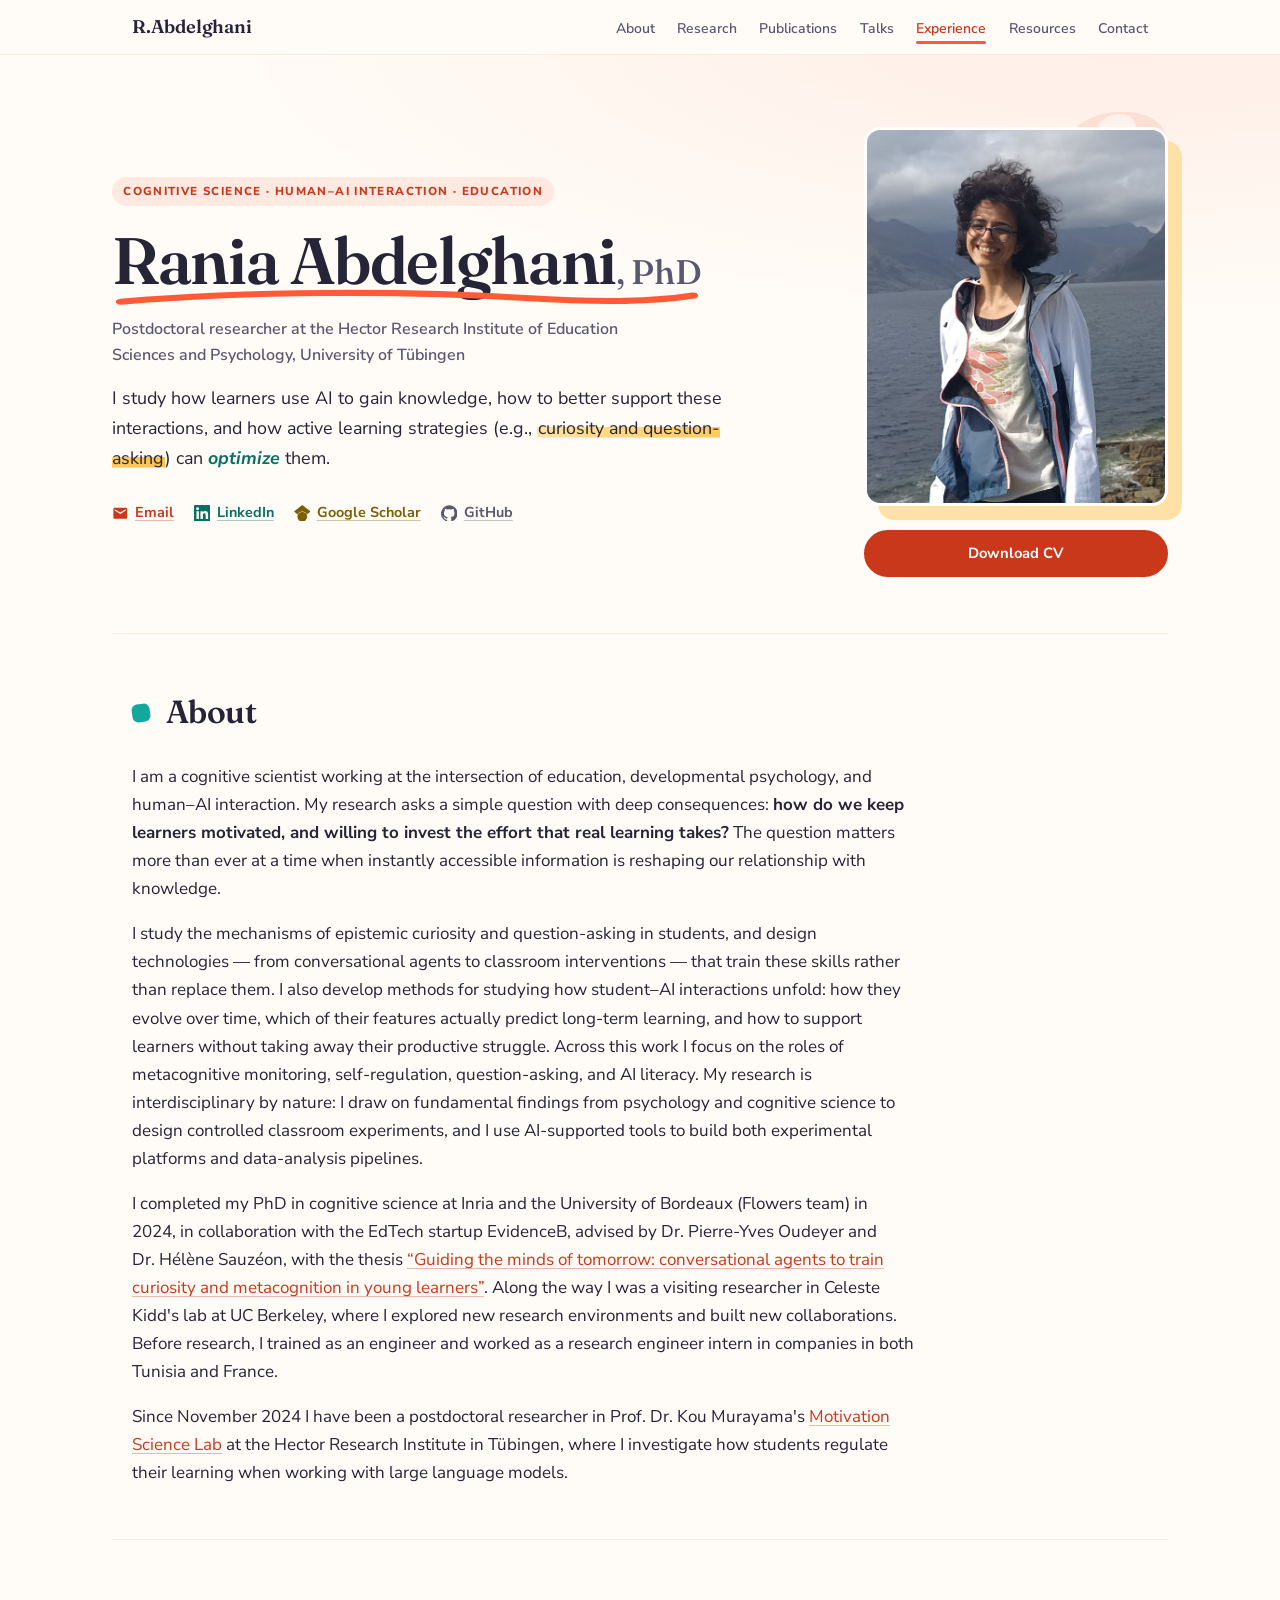
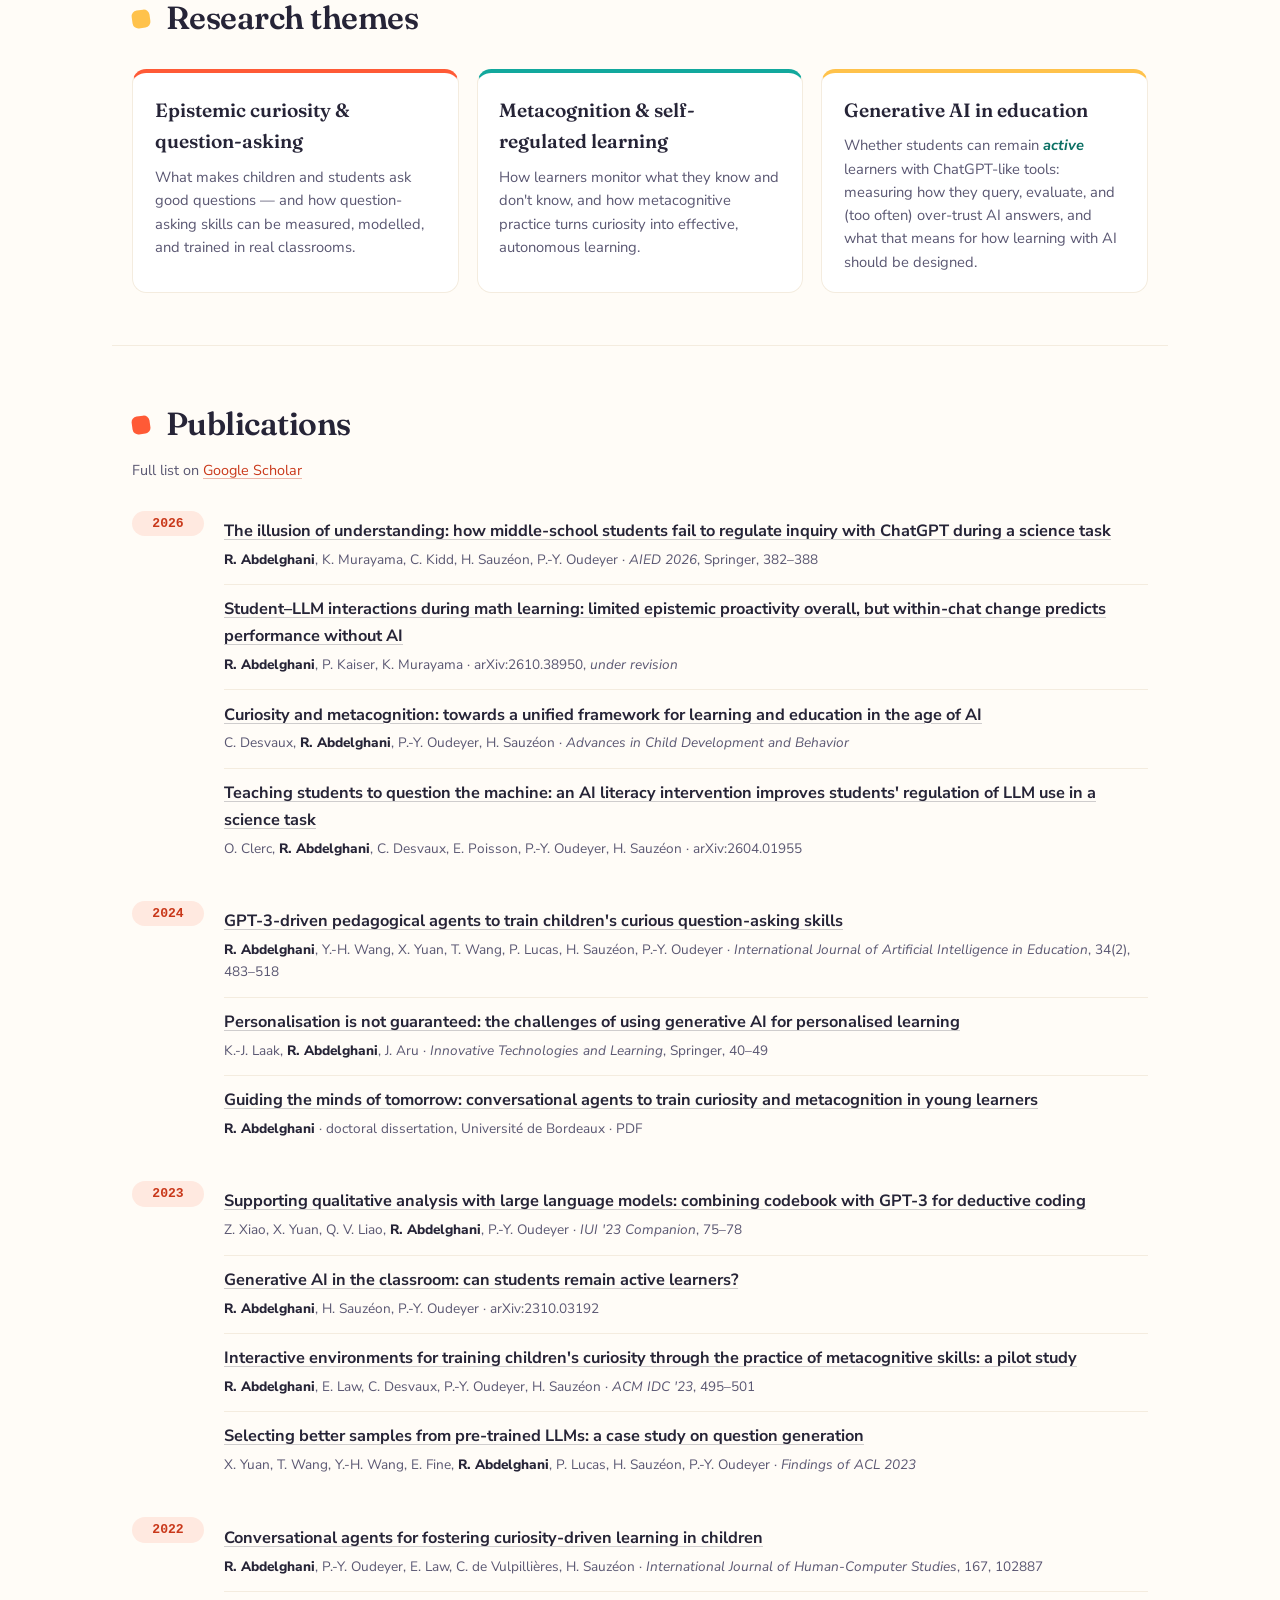
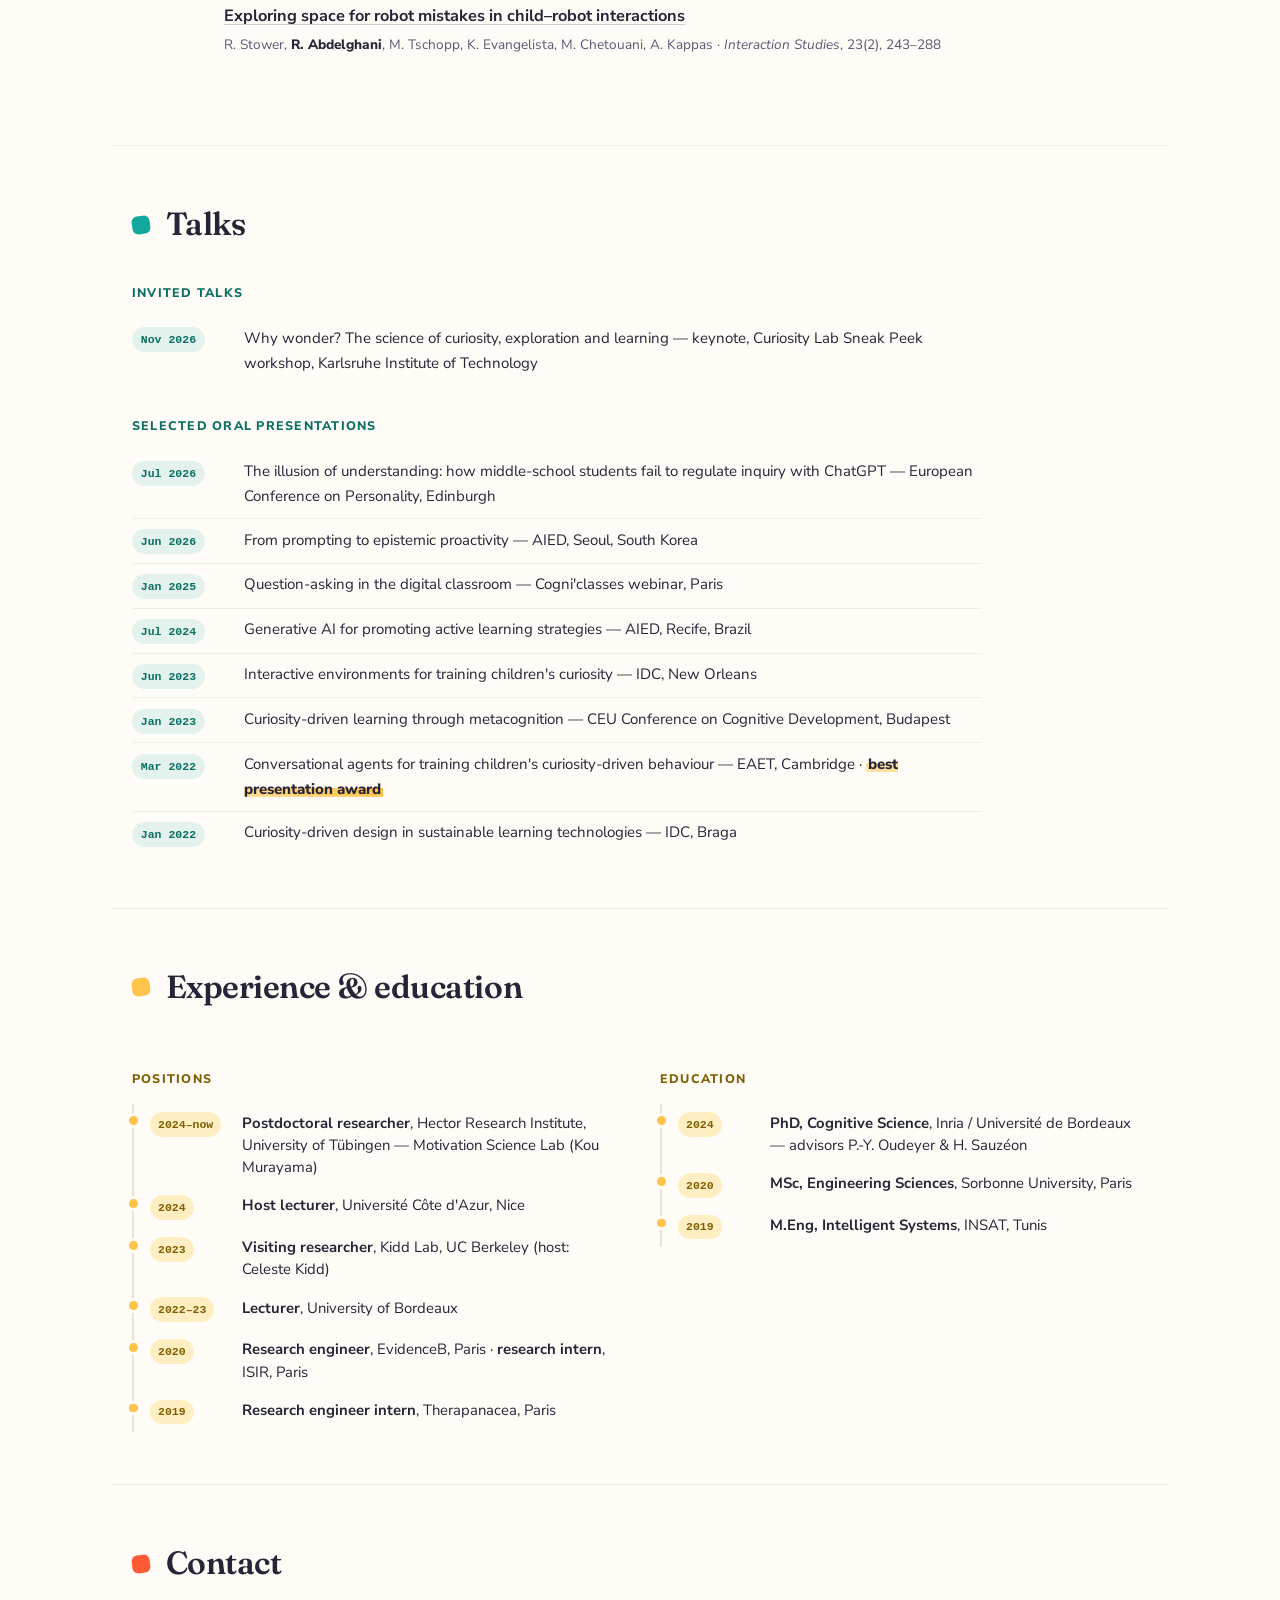
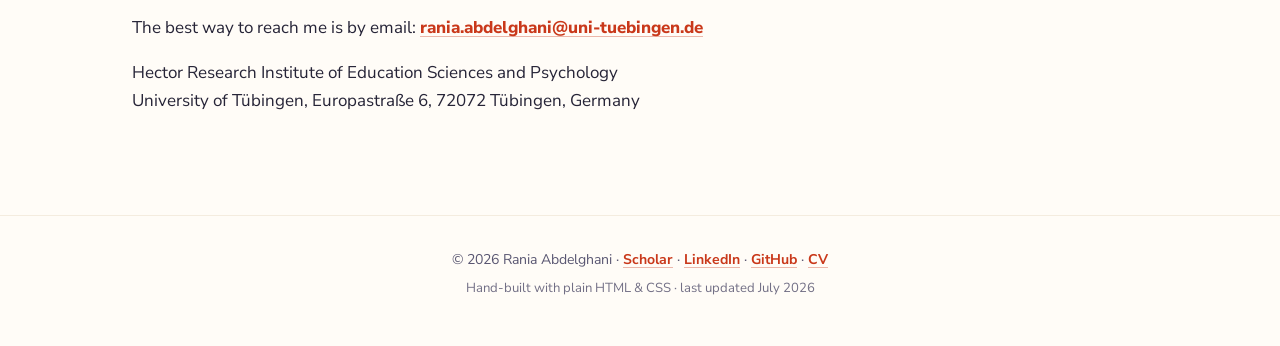
<file: index.html>
<!DOCTYPE html>
<html lang="en">
<head>
<meta charset="utf-8">
<meta name="viewport" content="width=device-width, initial-scale=1">
<title>Rania Abdelghani — Cognitive Science &amp; AI in Education</title>
<meta name="description" content="Dr. Rania Abdelghani is a postdoctoral researcher at the Hector Research Institute, University of Tübingen, studying curiosity, metacognition, and how children and students learn with generative AI.">
<link rel="canonical" href="https://raniaabdelghani.github.io/">
<meta property="og:type" content="profile">
<meta property="og:title" content="Rania Abdelghani — Cognitive Science &amp; AI in Education">
<meta property="og:description" content="Curiosity, metacognition, and learning with generative AI. Postdoctoral researcher, Hector Research Institute, University of Tübingen.">
<meta property="og:url" content="https://raniaabdelghani.github.io/">
<meta property="og:image" content="https://raniaabdelghani.github.io/assets/img/portrait.jpg">
<meta name="twitter:card" content="summary">
<link rel="icon" href="data:image/svg+xml,%3Csvg xmlns='http://www.w3.org/2000/svg' viewBox='0 0 100 100'%3E%3Ctext y='.9em' font-size='90'%3E%E2%9D%94%3C/text%3E%3C/svg%3E">
<link rel="preconnect" href="https://fonts.googleapis.com">
<link rel="preconnect" href="https://fonts.gstatic.com" crossorigin>
<link rel="stylesheet" href="https://fonts.googleapis.com/css2?family=Fraunces:ital,opsz,wght@0,9..144,400..900;1,9..144,400..600&family=Nunito+Sans:ital,wght@0,400;0,600;0,700;0,800;1,400&display=swap">
<link rel="stylesheet" href="assets/css/style.css">
<script type="application/ld+json">
{
  "@context": "https://schema.org",
  "@type": "Person",
  "name": "Rania Abdelghani",
  "jobTitle": "Postdoctoral Researcher",
  "affiliation": {
    "@type": "Organization",
    "name": "Hector Research Institute of Education Sciences and Psychology, University of Tübingen"
  },
  "url": "https://raniaabdelghani.github.io/",
  "sameAs": [
    "https://scholar.google.com/citations?user=L5WCl5MAAAAJ",
    "https://www.linkedin.com/in/abdelghanir-rania/",
    "https://github.com/RaniaAbdelghani"
  ]
}
</script>
</head>
<body>

<a class="skip-link" href="#main">Skip to content</a>

<header class="site-head" id="top">
  <nav class="nav" aria-label="Main">
    <a class="nav-name" href="#top">R.&hairsp;Abdelghani</a>
    <button type="button" class="nav-toggle" aria-expanded="false" aria-controls="nav-menu">
      <span class="nav-toggle-bar" aria-hidden="true"></span>
      <span class="visually-hidden">Menu</span>
    </button>
    <ul class="nav-menu" id="nav-menu">
      <li><a href="#about">About</a></li>
      <li><a href="#research">Research</a></li>
      <li><a href="#publications">Publications</a></li>
      <li><a href="#talks">Talks</a></li>
      <li><a href="#experience">Experience</a></li>
      <li><a href="resources.html">Resources</a></li>
      <li><a href="#contact">Contact</a></li>
    </ul>
  </nav>
</header>

<main id="main" tabindex="-1">

  <!-- ============ HERO ============ -->
  <section class="hero" aria-label="Introduction">
    <div class="hero-inner">
      <span class="floating-q" aria-hidden="true">?</span>
      <div class="hero-text">
        <p class="kicker">Cognitive science · Human–AI interaction · Education</p>
        <h1>Rania Abdelghani<span class="h1-suffix">, PhD</span></h1>
        <p class="hero-role">Postdoctoral researcher at the Hector Research Institute of Education Sciences and Psychology, University of&nbsp;Tübingen</p>
        <p class="hero-tagline">I study how learners use AI to gain knowledge, how to better support these interactions, and how active learning strategies (e.g., <span class="hl">curiosity and question-asking</span>) can <em>optimize</em> them.</p>
        <ul class="hero-links" aria-label="Profiles">
          <li><a class="mailto-link" href="#contact">
            <svg class="icon" viewBox="0 0 24 24" aria-hidden="true" focusable="false"><path d="M20 4H4c-1.1 0-1.99.9-1.99 2L2 18c0 1.1.9 2 2 2h16c1.1 0 2-.9 2-2V6c0-1.1-.9-2-2-2zm0 4-8 5-8-5V6l8 5 8-5v2z"/></svg>
            <span class="label">Email</span></a></li>
          <li><a href="https://www.linkedin.com/in/abdelghanir-rania/">
            <svg class="icon" viewBox="0 0 24 24" aria-hidden="true" focusable="false"><path d="M20.45 20.45h-3.56v-5.57c0-1.33-.02-3.04-1.85-3.04-1.85 0-2.14 1.45-2.14 2.94v5.67H9.35V9h3.41v1.56h.05c.48-.9 1.64-1.85 3.37-1.85 3.6 0 4.27 2.37 4.27 5.46v6.28zM5.34 7.43a2.07 2.07 0 1 1 0-4.13 2.07 2.07 0 0 1 0 4.13zm1.78 13.02H3.55V9h3.57v11.45zM22.22 0H1.77C.79 0 0 .77 0 1.72v20.56C0 23.23.79 24 1.77 24h20.45c.98 0 1.78-.77 1.78-1.72V1.72C24 .77 23.2 0 22.22 0z"/></svg>
            <span class="label">LinkedIn</span></a></li>
          <li><a href="https://scholar.google.com/citations?user=L5WCl5MAAAAJ">
            <svg class="icon" viewBox="0 0 24 24" aria-hidden="true" focusable="false"><path d="M5.24 13.77 0 9.5 12 0l12 9.5-5.24 4.27C17.55 11.25 14.98 9.5 12 9.5s-5.55 1.75-6.76 4.27zM12 10a7 7 0 1 0 0 14 7 7 0 0 0 0-14z"/></svg>
            <span class="label">Google Scholar</span></a></li>
          <li><a href="https://github.com/RaniaAbdelghani">
            <svg class="icon" viewBox="0 0 24 24" aria-hidden="true" focusable="false"><path d="M12 .3a12 12 0 0 0-3.8 23.4c.6.1.8-.26.8-.57v-2.02c-3.34.72-4.04-1.61-4.04-1.61-.55-1.39-1.34-1.76-1.34-1.76-1.09-.75.08-.73.08-.73 1.2.08 1.84 1.24 1.84 1.24 1.07 1.84 2.81 1.31 3.5 1 .1-.78.42-1.31.76-1.61-2.67-.3-5.47-1.33-5.47-5.93 0-1.31.47-2.38 1.24-3.22-.14-.3-.54-1.52.1-3.18 0 0 1-.32 3.3 1.23a11.5 11.5 0 0 1 6 0c2.3-1.55 3.3-1.23 3.3-1.23.64 1.66.24 2.88.12 3.18.77.84 1.23 1.91 1.23 3.22 0 4.61-2.8 5.63-5.48 5.92.43.37.82 1.1.82 2.22v3.29c0 .32.2.69.82.57A12 12 0 0 0 12 .3z"/></svg>
            <span class="label">GitHub</span></a></li>
        </ul>
      </div>
      <div class="hero-portrait">
        <img src="assets/img/portrait.jpg" alt="Portrait of Rania Abdelghani" width="320" height="400"
             onerror="this.style.display='none';this.nextElementSibling.style.display='grid'">
        <div class="monogram" style="display:none" aria-hidden="true"><span>RA</span><span class="monogram-q">?</span></div>
        <div class="hero-actions">
          <a class="btn btn-primary" href="assets/cv-rania-abdelghani.pdf">Download CV</a>
        </div>
      </div>
    </div>
  </section>

  <!-- ============ ABOUT ============ -->
  <section class="section" id="about">
    <h2>About</h2>
    <div class="prose">
      <p>I am a cognitive scientist working at the intersection of education, developmental psychology, and human–AI interaction. My research asks a simple question with deep consequences: <strong>how do we keep learners motivated, and willing to invest the effort that real learning takes?</strong> The question matters more than ever at a time when instantly accessible information is reshaping our relationship with knowledge.</p>
      <p>I study the mechanisms of epistemic curiosity and question-asking in students, and design technologies — from conversational agents to classroom interventions — that train these skills rather than replace them. I also develop methods for studying how student–AI interactions unfold: how they evolve over time, which of their features actually predict long-term learning, and how to support learners without taking away their productive struggle. Across this work I focus on the roles of metacognitive monitoring, self-regulation, question-asking, and AI literacy. My research is interdisciplinary by nature: I draw on fundamental findings from psychology and cognitive science to design controlled classroom experiments, and I use AI-supported tools to build both experimental platforms and data-analysis pipelines.</p>
      <p>I completed my PhD in cognitive science at Inria and the University of Bordeaux (Flowers team) in 2024, in collaboration with the EdTech startup EvidenceB, advised by Dr.&nbsp;Pierre-Yves Oudeyer and Dr.&nbsp;Hélène Sauzéon, with the thesis <a href="assets/phd-thesis-rania-abdelghani.pdf">“Guiding the minds of tomorrow: conversational agents to train curiosity and metacognition in young learners”</a>. Along the way I was a visiting researcher in Celeste Kidd's lab at UC&nbsp;Berkeley, where I explored new research environments and built new collaborations. Before research, I trained as an engineer and worked as a research engineer intern in companies in both Tunisia and France.</p>
      <p>Since November 2024 I have been a postdoctoral researcher in Prof.&nbsp;Dr.&nbsp;Kou Murayama's <a href="https://motivationsciencelab.com/">Motivation Science Lab</a> at the Hector Research Institute in Tübingen, where I investigate how students regulate their learning when working with large language models.</p>
    </div>
  </section>

  <!-- ============ RESEARCH ============ -->
  <section class="section" id="research">
    <h2>Research themes</h2>
    <div class="cards">
      <article class="card">
        <h3>Epistemic curiosity &amp; question-asking</h3>
        <p>What makes children and students ask good questions — and how question-asking skills can be measured, modelled, and trained in real classrooms.</p>
      </article>
      <article class="card">
        <h3>Metacognition &amp; self-regulated learning</h3>
        <p>How learners monitor what they know and don't know, and how metacognitive practice turns curiosity into effective, autonomous learning.</p>
      </article>
      <article class="card">
        <h3>Generative AI in education</h3>
        <p>Whether students can remain <em>active</em> learners with ChatGPT-like tools: measuring how they query, evaluate, and (too often) over-trust AI answers, and what that means for how learning with AI should be designed.</p>
      </article>
    </div>
  </section>

  <!-- ============ PUBLICATIONS ============ -->
  <section class="section" id="publications">
    <h2>Publications</h2>
    <p class="section-note">Full list on <a href="https://scholar.google.com/citations?user=L5WCl5MAAAAJ">Google Scholar</a></p>

    <div class="pub-year"><h3>2026</h3>
      <ol class="pub-list">
        <li class="pub">
          <p class="pub-title"><a href="https://doi.org/10.1007/978-3-032-29788-4_54">The illusion of understanding: how middle-school students fail to regulate inquiry with ChatGPT during a science task</a></p>
          <p class="pub-meta"><span class="me">R. Abdelghani</span>, K. Murayama, C. Kidd, H. Sauzéon, P.-Y. Oudeyer · <em>AIED 2026</em>, Springer, 382–388</p>
        </li>
        <li class="pub">
          <p class="pub-title"><a href="https://arxiv.org/abs/2610.38950">Student–LLM interactions during math learning: limited epistemic proactivity overall, but within-chat change predicts performance without AI</a></p>
          <p class="pub-meta"><span class="me">R. Abdelghani</span>, P. Kaiser, K. Murayama · arXiv:2610.38950, <em>under revision</em></p>
        </li>
        <li class="pub">
          <p class="pub-title"><a href="https://doi.org/10.1016/bs.acdb.2026.04.005">Curiosity and metacognition: towards a unified framework for learning and education in the age of AI</a></p>
          <p class="pub-meta">C. Desvaux, <span class="me">R. Abdelghani</span>, P.-Y. Oudeyer, H. Sauzéon · <em>Advances in Child Development and Behavior</em></p>
        </li>
        <li class="pub">
          <p class="pub-title"><a href="https://doi.org/10.48550/arXiv.2604.01955">Teaching students to question the machine: an AI literacy intervention improves students' regulation of LLM use in a science task</a></p>
          <p class="pub-meta">O. Clerc, <span class="me">R. Abdelghani</span>, C. Desvaux, E. Poisson, P.-Y. Oudeyer, H. Sauzéon · arXiv:2604.01955</p>
        </li>
      </ol>
    </div>

    <div class="pub-year"><h3>2024</h3>
      <ol class="pub-list">
        <li class="pub">
          <p class="pub-title"><a href="https://doi.org/10.1007/s40593-023-00340-7">GPT-3-driven pedagogical agents to train children's curious question-asking skills</a></p>
          <p class="pub-meta"><span class="me">R. Abdelghani</span>, Y.-H. Wang, X. Yuan, T. Wang, P. Lucas, H. Sauzéon, P.-Y. Oudeyer · <em>International Journal of Artificial Intelligence in Education</em>, 34(2), 483–518</p>
        </li>
        <li class="pub">
          <p class="pub-title"><a href="https://doi.org/10.1007/978-3-031-65881-5_5">Personalisation is not guaranteed: the challenges of using generative AI for personalised learning</a></p>
          <p class="pub-meta">K.-J. Laak, <span class="me">R. Abdelghani</span>, J. Aru · <em>Innovative Technologies and Learning</em>, Springer, 40–49</p>
        </li>
        <li class="pub">
          <p class="pub-title"><a href="assets/phd-thesis-rania-abdelghani.pdf">Guiding the minds of tomorrow: conversational agents to train curiosity and metacognition in young learners</a></p>
          <p class="pub-meta"><span class="me">R. Abdelghani</span> · doctoral dissertation, Université de Bordeaux · PDF</p>
        </li>
      </ol>
    </div>

    <div class="pub-year"><h3>2023</h3>
      <ol class="pub-list">
        <li class="pub">
          <p class="pub-title"><a href="https://doi.org/10.1145/3581754.3584136">Supporting qualitative analysis with large language models: combining codebook with GPT-3 for deductive coding</a></p>
          <p class="pub-meta">Z. Xiao, X. Yuan, Q. V. Liao, <span class="me">R. Abdelghani</span>, P.-Y. Oudeyer · <em>IUI '23 Companion</em>, 75–78</p>
        </li>
        <li class="pub">
          <p class="pub-title"><a href="https://arxiv.org/abs/2310.03192">Generative AI in the classroom: can students remain active learners?</a></p>
          <p class="pub-meta"><span class="me">R. Abdelghani</span>, H. Sauzéon, P.-Y. Oudeyer · arXiv:2310.03192</p>
        </li>
        <li class="pub">
          <p class="pub-title"><a href="https://doi.org/10.1145/3585088.3593880">Interactive environments for training children's curiosity through the practice of metacognitive skills: a pilot study</a></p>
          <p class="pub-meta"><span class="me">R. Abdelghani</span>, E. Law, C. Desvaux, P.-Y. Oudeyer, H. Sauzéon · <em>ACM IDC '23</em>, 495–501</p>
        </li>
        <li class="pub">
          <p class="pub-title"><a href="https://arxiv.org/abs/2209.11000">Selecting better samples from pre-trained LLMs: a case study on question generation</a></p>
          <p class="pub-meta">X. Yuan, T. Wang, Y.-H. Wang, E. Fine, <span class="me">R. Abdelghani</span>, P. Lucas, H. Sauzéon, P.-Y. Oudeyer · <em>Findings of ACL 2023</em></p>
        </li>
      </ol>
    </div>

    <div class="pub-year"><h3>2022</h3>
      <ol class="pub-list">
        <li class="pub">
          <p class="pub-title"><a href="https://doi.org/10.1016/j.ijhcs.2022.102887">Conversational agents for fostering curiosity-driven learning in children</a></p>
          <p class="pub-meta"><span class="me">R. Abdelghani</span>, P.-Y. Oudeyer, E. Law, C. de Vulpillières, H. Sauzéon · <em>International Journal of Human-Computer Studies</em>, 167, 102887</p>
        </li>
        <li class="pub">
          <p class="pub-title"><a href="https://doi.org/10.1075/is.21034.sto">Exploring space for robot mistakes in child–robot interactions</a></p>
          <p class="pub-meta">R. Stower, <span class="me">R. Abdelghani</span>, M. Tschopp, K. Evangelista, M. Chetouani, A. Kappas · <em>Interaction Studies</em>, 23(2), 243–288</p>
        </li>
      </ol>
    </div>
  </section>

  <!-- ============ TALKS ============ -->
  <section class="section" id="talks">
    <h2>Talks</h2>

    <h3 class="subhead">Invited talks</h3>
    <ul class="talk-list">
      <li><span class="talk-when">Nov 2026</span><span class="talk-what">Why wonder? The science of curiosity, exploration and learning — keynote, Curiosity Lab Sneak Peek workshop, Karlsruhe Institute of Technology</span></li>
    </ul>

    <h3 class="subhead">Selected oral presentations</h3>
    <ul class="talk-list">
      <li><span class="talk-when">Jul 2026</span><span class="talk-what">The illusion of understanding: how middle-school students fail to regulate inquiry with ChatGPT — European Conference on Personality, Edinburgh</span></li>
      <li><span class="talk-when">Jun 2026</span><span class="talk-what">From prompting to epistemic proactivity — AIED, Seoul, South Korea</span></li>
      <li><span class="talk-when">Jan 2025</span><span class="talk-what">Question-asking in the digital classroom — Cogni'classes webinar, Paris</span></li>
      <li><span class="talk-when">Jul 2024</span><span class="talk-what">Generative AI for promoting active learning strategies — AIED, Recife, Brazil</span></li>
      <li><span class="talk-when">Jun 2023</span><span class="talk-what">Interactive environments for training children's curiosity — IDC, New Orleans</span></li>
      <li><span class="talk-when">Jan 2023</span><span class="talk-what">Curiosity-driven learning through metacognition — CEU Conference on Cognitive Development, Budapest</span></li>
      <li><span class="talk-when">Mar 2022</span><span class="talk-what">Conversational agents for training children's curiosity-driven behaviour — EAET, Cambridge · <span class="award">best presentation award</span></span></li>
      <li><span class="talk-when">Jan 2022</span><span class="talk-what">Curiosity-driven design in sustainable learning technologies — IDC, Braga</span></li>
    </ul>
  </section>

  <!-- ============ EXPERIENCE ============ -->
  <section class="section" id="experience">
    <h2>Experience &amp; education</h2>
    <div class="twocol">
      <div>
        <h3 class="subhead">Positions</h3>
        <ul class="timeline">
          <li><span class="tl-when">2024–now</span><div><strong>Postdoctoral researcher</strong>, Hector Research Institute, University of Tübingen — Motivation Science Lab (Kou Murayama)</div></li>
          <li><span class="tl-when">2024</span><div><strong>Host lecturer</strong>, Université Côte d'Azur, Nice</div></li>
          <li><span class="tl-when">2023</span><div><strong>Visiting researcher</strong>, Kidd Lab, UC Berkeley (host: Celeste Kidd)</div></li>
          <li><span class="tl-when">2022–23</span><div><strong>Lecturer</strong>, University of Bordeaux</div></li>
          <li><span class="tl-when">2020</span><div><strong>Research engineer</strong>, EvidenceB, Paris · <strong>research intern</strong>, ISIR, Paris</div></li>
          <li><span class="tl-when">2019</span><div><strong>Research engineer intern</strong>, Therapanacea, Paris</div></li>
        </ul>
      </div>
      <div>
        <h3 class="subhead">Education</h3>
        <ul class="timeline">
          <li><span class="tl-when">2024</span><div><strong>PhD, Cognitive Science</strong>, Inria / Université de Bordeaux — advisors P.-Y. Oudeyer &amp; H. Sauzéon</div></li>
          <li><span class="tl-when">2020</span><div><strong>MSc, Engineering Sciences</strong>, Sorbonne University, Paris</div></li>
          <li><span class="tl-when">2019</span><div><strong>M.Eng, Intelligent Systems</strong>, INSAT, Tunis</div></li>
        </ul>
      </div>
    </div>
  </section>

  <!-- ============ CONTACT ============ -->
  <section class="section" id="contact">
    <h2>Contact</h2>
    <div class="prose">
      <p>The best way to reach me is by email:
        <span class="email-slot"><noscript>rania.abdelghani [at] uni-tuebingen [dot] de</noscript></span>
      </p>
      <p>Hector Research Institute of Education Sciences and Psychology<br>
      University of Tübingen, Europastraße 6, 72072 Tübingen, Germany</p>
    </div>
  </section>

</main>

<footer class="site-foot">
  <p>© 2026 Rania Abdelghani ·
    <a href="https://scholar.google.com/citations?user=L5WCl5MAAAAJ">Scholar</a> ·
    <a href="https://www.linkedin.com/in/abdelghanir-rania/">LinkedIn</a> ·
    <a href="https://github.com/RaniaAbdelghani">GitHub</a> ·
    <a href="assets/cv-rania-abdelghani.pdf">CV</a></p>
  <p class="foot-note">Hand-built with plain HTML &amp; CSS · last updated July 2026</p>
</footer>

<script src="assets/js/main.js"></script>
</body>
</html>
</file>
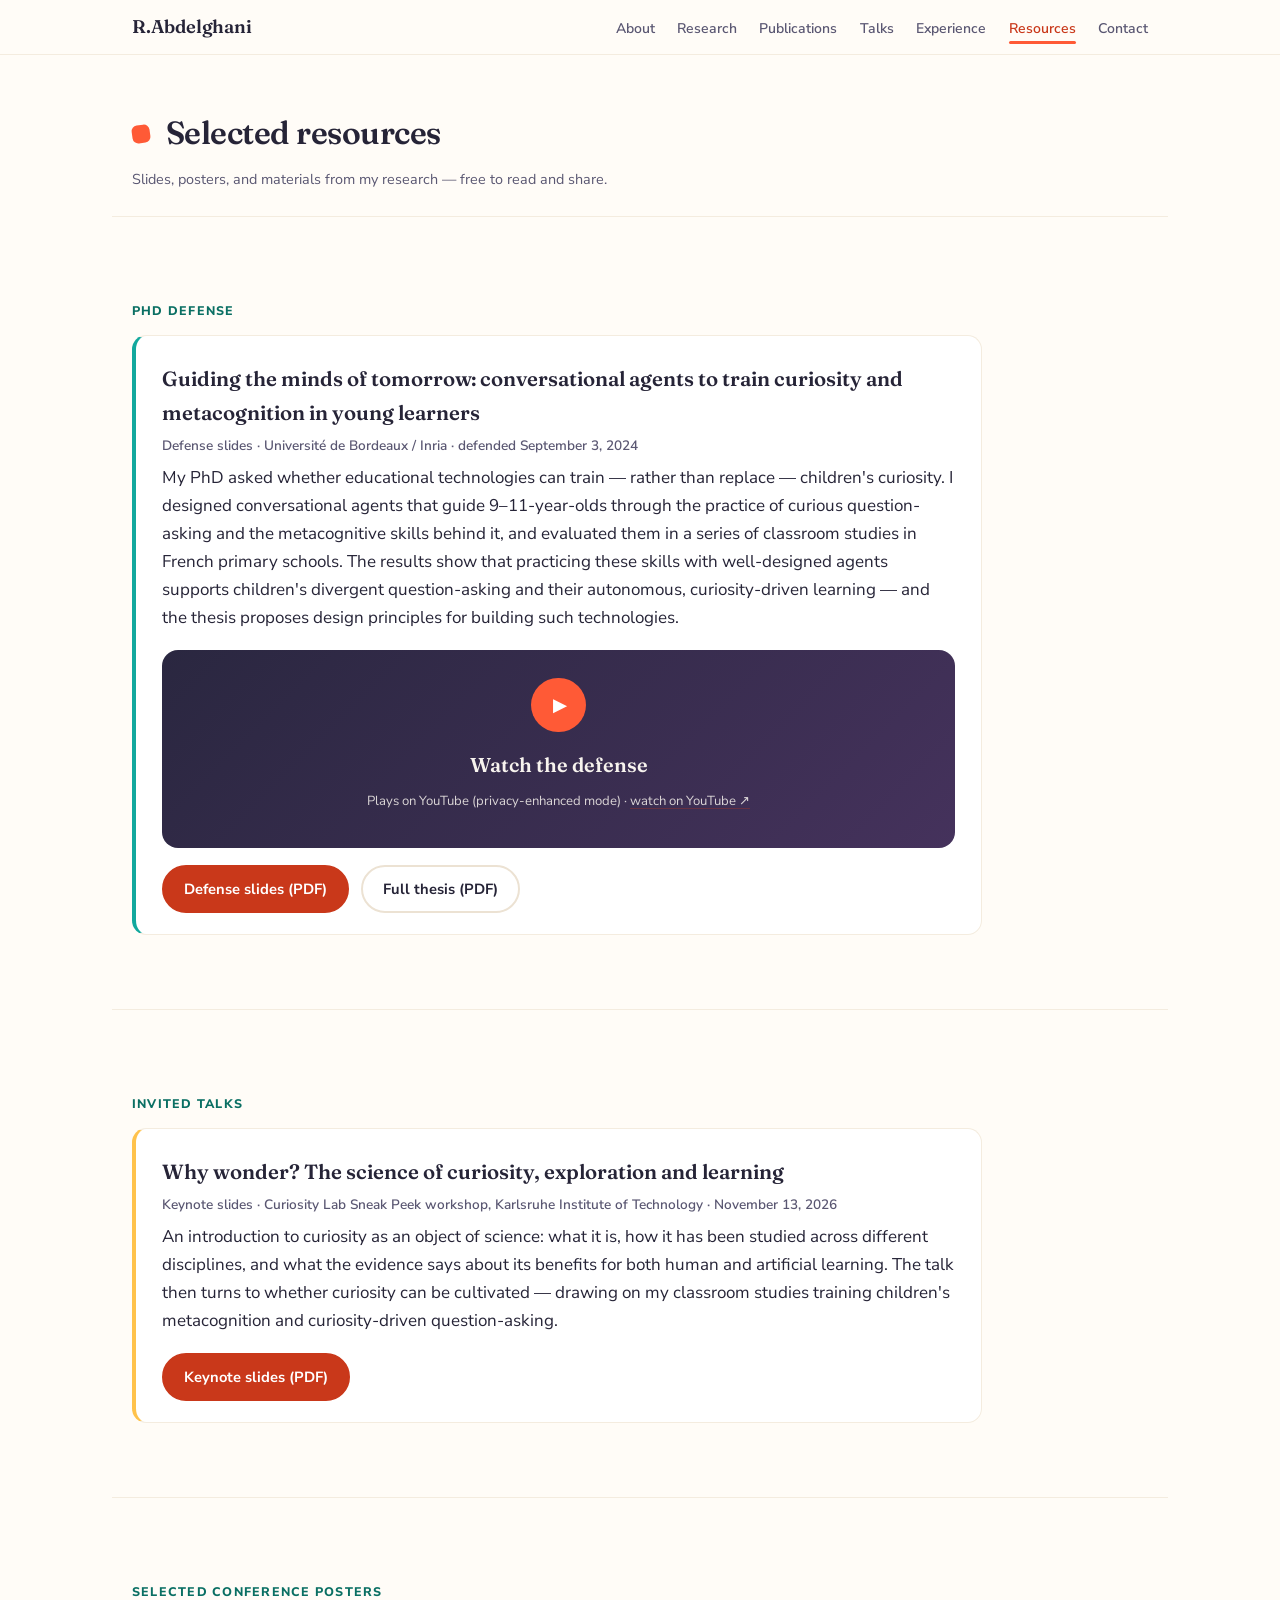
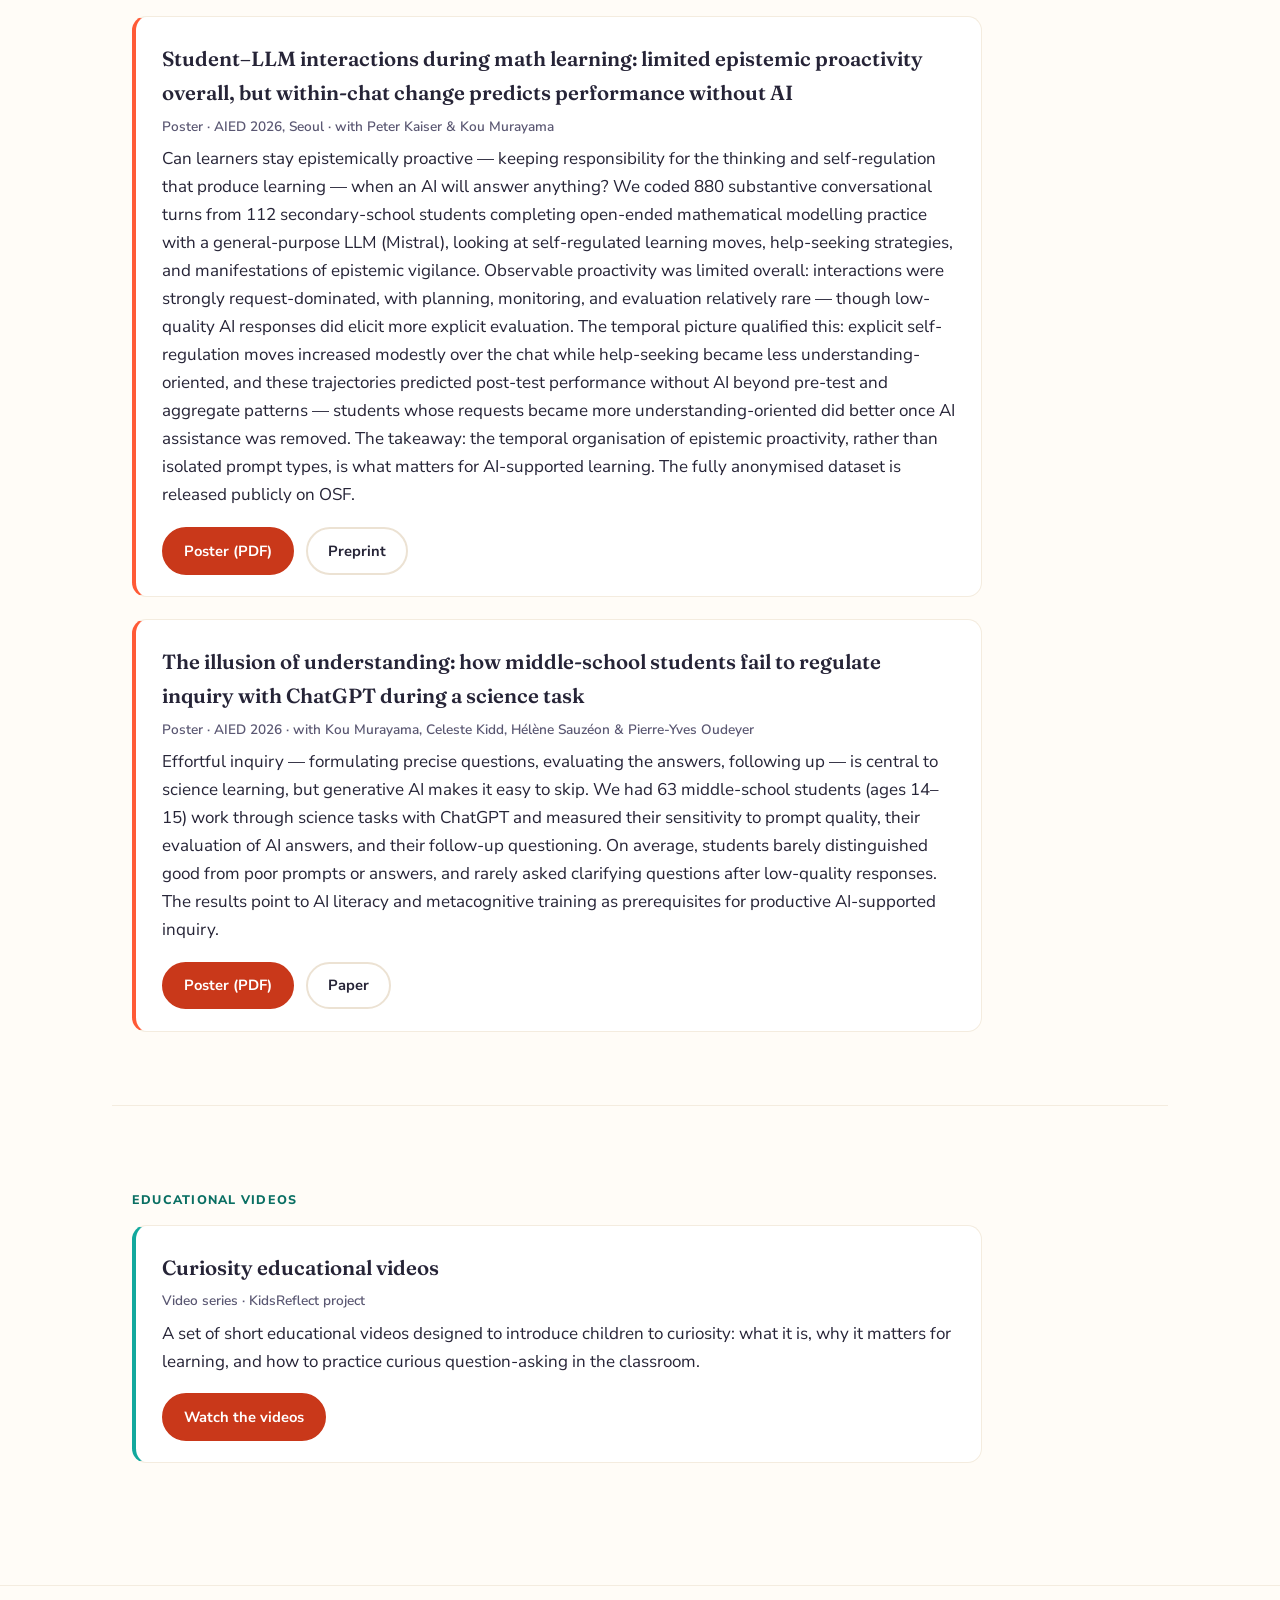
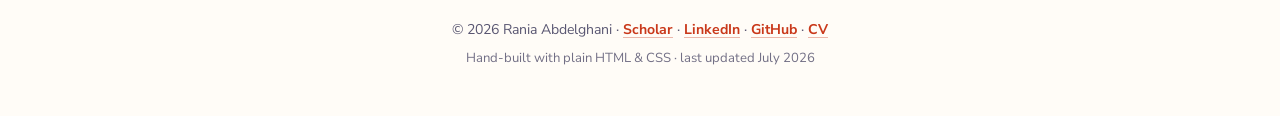
<file: resources.html>
<!DOCTYPE html>
<html lang="en">
<head>
<meta charset="utf-8">
<meta name="viewport" content="width=device-width, initial-scale=1">
<title>Resources — Rania Abdelghani</title>
<meta name="description" content="Selected resources by Rania Abdelghani: PhD defense slides, invited talk slides, conference posters, and educational videos on curiosity and learning with AI.">
<link rel="canonical" href="https://raniaabdelghani.github.io/resources.html">
<meta property="og:type" content="website">
<meta property="og:title" content="Resources — Rania Abdelghani">
<meta property="og:description" content="PhD defense slides, invited talk slides, conference posters, and educational videos on curiosity and learning with AI.">
<meta property="og:url" content="https://raniaabdelghani.github.io/resources.html">
<link rel="icon" href="data:image/svg+xml,%3Csvg xmlns='http://www.w3.org/2000/svg' viewBox='0 0 100 100'%3E%3Ctext y='.9em' font-size='90'%3E%E2%9D%94%3C/text%3E%3C/svg%3E">
<link rel="preconnect" href="https://fonts.googleapis.com">
<link rel="preconnect" href="https://fonts.gstatic.com" crossorigin>
<link rel="stylesheet" href="https://fonts.googleapis.com/css2?family=Fraunces:ital,opsz,wght@0,9..144,400..900;1,9..144,400..600&family=Nunito+Sans:ital,wght@0,400;0,600;0,700;0,800;1,400&display=swap">
<link rel="stylesheet" href="assets/css/style.css">
</head>
<body>

<a class="skip-link" href="#main">Skip to content</a>

<header class="site-head" id="top">
  <nav class="nav" aria-label="Main">
    <a class="nav-name" href="index.html">R.&hairsp;Abdelghani</a>
    <button type="button" class="nav-toggle" aria-expanded="false" aria-controls="nav-menu">
      <span class="nav-toggle-bar" aria-hidden="true"></span>
      <span class="visually-hidden">Menu</span>
    </button>
    <ul class="nav-menu" id="nav-menu">
      <li><a href="index.html#about">About</a></li>
      <li><a href="index.html#research">Research</a></li>
      <li><a href="index.html#publications">Publications</a></li>
      <li><a href="index.html#talks">Talks</a></li>
      <li><a href="index.html#experience">Experience</a></li>
      <li><a href="resources.html" class="active" aria-current="page">Resources</a></li>
      <li><a href="index.html#contact">Contact</a></li>
    </ul>
  </nav>
</header>

<main id="main" tabindex="-1">

  <section class="section section-first">
    <h2>Selected resources</h2>
    <p class="section-note">Slides, posters, and materials from my research — free to read and share.</p>
  </section>

  <!-- ============ THESIS SLIDES ============ -->
  <section class="section">
    <h3 class="subhead">PhD defense</h3>
    <article class="resource">
      <h3>Guiding the minds of tomorrow: conversational agents to train curiosity and metacognition in young learners</h3>
      <p class="resource-meta">Defense slides · Université de Bordeaux / Inria · defended September 3, 2024</p>
      <p>My PhD asked whether educational technologies can train — rather than replace — children's curiosity. I designed conversational agents that guide 9–11-year-olds through the practice of curious question-asking and the metacognitive skills behind it, and evaluated them in a series of classroom studies in French primary schools. The results show that practicing these skills with well-designed agents supports children's divergent question-asking and their autonomous, curiosity-driven learning — and the thesis proposes design principles for building such technologies.</p>
      <div class="video-facade" id="defense-video" role="button" tabindex="0"
           aria-label="Play video: PhD defense — Conversational agents to train curiosity and metacognition in learners">
        <div class="video-facade-inner">
          <span class="video-play" aria-hidden="true">▶</span>
          <p class="video-title">Watch the defense</p>
          <p class="video-note">Plays on YouTube (privacy-enhanced mode) · <a href="https://www.youtube.com/watch?v=6RQIQZORWro">watch on YouTube ↗</a></p>
        </div>
      </div>
      <div class="resource-actions">
        <a class="btn btn-primary" href="assets/thesis-defense-slides.pdf">Defense slides (PDF)</a>
        <a class="btn" href="assets/phd-thesis-rania-abdelghani.pdf">Full thesis (PDF)</a>
      </div>
    </article>
  </section>

  <!-- ============ INVITED TALKS ============ -->
  <section class="section">
    <h3 class="subhead">Invited talks</h3>
    <article class="resource">
      <h3>Why wonder? The science of curiosity, exploration and learning</h3>
      <p class="resource-meta">Keynote slides · Curiosity Lab Sneak Peek workshop, Karlsruhe Institute of Technology · November 13, 2026</p>
      <p>An introduction to curiosity as an object of science: what it is, how it has been studied across different disciplines, and what the evidence says about its benefits for both human and artificial learning. The talk then turns to whether curiosity can be cultivated — drawing on my classroom studies training children's metacognition and curiosity-driven question-asking.</p>
      <div class="resource-actions">
        <a class="btn btn-primary" href="assets/talk-slides-kit-why-wonder.pdf">Keynote slides (PDF)</a>
      </div>
    </article>
  </section>

  <!-- ============ POSTERS ============ -->
  <section class="section">
    <h3 class="subhead">Selected conference posters</h3>

    <article class="resource">
      <h3>Student–LLM interactions during math learning: limited epistemic proactivity overall, but within-chat change predicts performance without AI</h3>
      <p class="resource-meta">Poster · AIED 2026, Seoul · with Peter Kaiser &amp; Kou Murayama</p>
      <p>Can learners stay epistemically proactive — keeping responsibility for the thinking and self-regulation that produce learning — when an AI will answer anything? We coded 880 substantive conversational turns from 112 secondary-school students completing open-ended mathematical modelling practice with a general-purpose LLM (Mistral), looking at self-regulated learning moves, help-seeking strategies, and manifestations of epistemic vigilance. Observable proactivity was limited overall: interactions were strongly request-dominated, with planning, monitoring, and evaluation relatively rare — though low-quality AI responses did elicit more explicit evaluation. The temporal picture qualified this: explicit self-regulation moves increased modestly over the chat while help-seeking became less understanding-oriented, and these trajectories predicted post-test performance without AI beyond pre-test and aggregate patterns — students whose requests became more understanding-oriented did better once AI assistance was removed. The takeaway: the temporal organisation of epistemic proactivity, rather than isolated prompt types, is what matters for AI-supported learning. The fully anonymised dataset is released publicly on OSF.</p>
      <div class="resource-actions">
        <a class="btn btn-primary" href="assets/poster-aied2026-epistemic-proactivity.pdf">Poster (PDF)</a>
        <a class="btn" href="https://arxiv.org/abs/2610.38950">Preprint</a>
      </div>
    </article>

    <article class="resource">
      <h3>The illusion of understanding: how middle-school students fail to regulate inquiry with ChatGPT during a science task</h3>
      <p class="resource-meta">Poster · AIED 2026 · with Kou Murayama, Celeste Kidd, Hélène Sauzéon &amp; Pierre-Yves Oudeyer</p>
      <p>Effortful inquiry — formulating precise questions, evaluating the answers, following up — is central to science learning, but generative AI makes it easy to skip. We had 63 middle-school students (ages 14–15) work through science tasks with ChatGPT and measured their sensitivity to prompt quality, their evaluation of AI answers, and their follow-up questioning. On average, students barely distinguished good from poor prompts or answers, and rarely asked clarifying questions after low-quality responses. The results point to AI literacy and metacognitive training as prerequisites for productive AI-supported inquiry.</p>
      <div class="resource-actions">
        <a class="btn btn-primary" href="assets/poster-aied2026-illusion-of-understanding.pdf">Poster (PDF)</a>
        <a class="btn" href="https://doi.org/10.1007/978-3-032-29788-4_54">Paper</a>
      </div>
    </article>
  </section>

  <!-- ============ EDUCATIONAL VIDEOS ============ -->
  <section class="section">
    <h3 class="subhead">Educational videos</h3>
    <article class="resource">
      <h3>Curiosity educational videos</h3>
      <p class="resource-meta">Video series · KidsReflect project</p>
      <p>A set of short educational videos designed to introduce children to curiosity: what it is, why it matters for learning, and how to practice curious question-asking in the classroom.</p>
      <div class="resource-actions">
        <a class="btn btn-primary" href="https://www.dropbox.com/home/Videos-KidsReflect/Curiosity%20Educational%20Videos">Watch the videos</a>
      </div>
    </article>
  </section>

</main>

<footer class="site-foot">
  <p>© 2026 Rania Abdelghani ·
    <a href="https://scholar.google.com/citations?user=L5WCl5MAAAAJ">Scholar</a> ·
    <a href="https://www.linkedin.com/in/abdelghanir-rania/">LinkedIn</a> ·
    <a href="https://github.com/RaniaAbdelghani">GitHub</a> ·
    <a href="assets/cv-rania-abdelghani.pdf">CV</a></p>
  <p class="foot-note">Hand-built with plain HTML &amp; CSS · last updated July 2026</p>
</footer>

<script src="assets/js/main.js"></script>
</body>
</html>
</file>
<file: assets/css/style.css>
/* ============================================================
   Rania Abdelghani — personal academic site
   Direction: "Curious" — bright, warm, playful
   Palette: sunlit cream / indigo ink / coral · teal · sun
   Type: Fraunces (display) + Nunito Sans (body/ui) + mono data
   Signature: floating "?", coral swoosh, sun highlighter
   ============================================================ */

:root {
  /* surfaces */
  --paper: #fffcf7;
  --paper-raised: #ffffff;
  --paper-sunk: #fbf2e6;

  /* ink */
  --ink: #262437;
  --ink-soft: #5a5772;

  /* accents — bright versions are for DECORATION only */
  --coral: #ff5a36;         /* swoosh, floating ?, dots, borders, hovers */
  --coral-ink: #c9381a;     /* links, button fill, coral text (AA on paper) */
  --teal: #12a89d;
  --teal-ink: #0a6f63;
  --sun: #ffc24b;
  --sun-soft: #ffe3a3;
  --sun-ink: #7d5e00;      /* legible deep gold for text */
  --sun-chip: #ffeec2;     /* soft-yellow chip fill */

  /* pastel picture-frame cycle — theme-tied only */
  --frame-coral: #ffc2b0;
  --frame-teal: #a7e6de;
  --frame-sun: #ffe1a6;

  /* lines */
  --rule: #ece2d3;
  --rule-soft: #f4ecdf;

  --display: "Fraunces", "Iowan Old Style", Georgia, serif;
  --sans: "Nunito Sans", system-ui, -apple-system, "Segoe UI", Roboto, sans-serif;
  --mono: ui-monospace, "SF Mono", Menlo, Consolas, "Liberation Mono", monospace;

  /* hand-drawn coral underline (bright coral) */
  --swoosh: url("data:image/svg+xml,%3Csvg xmlns='http://www.w3.org/2000/svg' viewBox='0 0 300 18' preserveAspectRatio='none'%3E%3Cpath d='M5 12 C70 3 150 3 210 9 C250 13 275 12 295 7' fill='none' stroke='%23ff5a36' stroke-width='5' stroke-linecap='round'/%3E%3C/svg%3E");

  --w: 66rem;
  color-scheme: light dark;
}

@media (prefers-color-scheme: dark) {
  :root {
    --paper: #1b1a26;
    --paper-raised: #232232;
    --paper-sunk: #201f2c;
    --ink: #efeaf3;
    --ink-soft: #a8a4bb;
    --coral: #ff7a5c;
    --coral-ink: #ff8a6b;
    --teal: #35d0c3;
    --teal-ink: #48d8cb;
    --sun: #ffce5f;
    --sun-soft: #ffe3a3;
    --sun-ink: #ffd77a;
    --sun-chip: color-mix(in srgb, var(--sun) 14%, var(--paper));
    --frame-coral: #ff9e86;
    --frame-teal: #6fd6c9;
    --frame-sun: #ffd486;
    --rule: #34324a;
    --rule-soft: #2a2839;
    --swoosh: url("data:image/svg+xml,%3Csvg xmlns='http://www.w3.org/2000/svg' viewBox='0 0 300 18' preserveAspectRatio='none'%3E%3Cpath d='M5 12 C70 3 150 3 210 9 C250 13 275 12 295 7' fill='none' stroke='%23ff7a5c' stroke-width='5' stroke-linecap='round'/%3E%3C/svg%3E");
  }
}

/* smoothly interpolable frame colour (registered → fades instead of snapping) */
@property --frame {
  syntax: "<color>";
  inherits: false;
  initial-value: #ffe1a6;
}
@keyframes frameCycle {
  0%   { --frame: var(--frame-coral); transform: rotate(0deg); }
  16%  { transform: rotate(2deg); }
  33%  { --frame: var(--frame-teal);  transform: rotate(0deg); }
  50%  { transform: rotate(2deg); }
  66%  { --frame: var(--frame-sun);   transform: rotate(0deg); }
  83%  { transform: rotate(2deg); }
  100% { --frame: var(--frame-coral); transform: rotate(0deg); }
}

* { box-sizing: border-box; }

html { scroll-behavior: smooth; scroll-padding-top: 4.5rem; }

body {
  margin: 0;
  background: var(--paper);
  color: var(--ink);
  font-family: var(--sans);
  font-size: 1.0625rem;
  line-height: 1.65;
  font-optical-sizing: auto;
  -webkit-font-smoothing: antialiased;
}

/* ---------- utilities ---------- */

.visually-hidden {
  position: absolute; width: 1px; height: 1px;
  overflow: hidden; clip: rect(0 0 0 0); white-space: nowrap;
}

.skip-link {
  position: absolute; left: 1rem; top: -3rem;
  background: var(--ink); color: var(--paper);
  padding: .5rem 1rem; border-radius: 0 0 .6rem .6rem;
  font-family: var(--sans); font-size: .875rem; font-weight: 700;
  transition: top .15s ease; z-index: 20;
}
.skip-link:focus { top: 0; }

a {
  color: var(--coral-ink);
  text-decoration-color: color-mix(in srgb, var(--coral-ink) 35%, transparent);
  text-underline-offset: 3px;
}
a:hover { text-decoration-thickness: 2px; }

:focus-visible { outline: 2.5px solid var(--coral); outline-offset: 3px; border-radius: 3px; }

/* sun-yellow highlighter marker — "a curious mind marking the page" */
.hl {
  background: linear-gradient(103deg, var(--sun-soft), var(--sun)) no-repeat;
  background-size: 100% 44%;
  background-position: 0 82%;
  padding: 0 .08em;
  border-radius: .1em;
}
@media (prefers-color-scheme: dark) {
  .hl {
    color: var(--ink);
    background: linear-gradient(transparent 58%, color-mix(in srgb, var(--sun) 42%, transparent) 0) no-repeat;
  }
}

/* ---------- nav ---------- */

.site-head {
  position: sticky; top: 0; z-index: 10;
  background: color-mix(in srgb, var(--paper) 85%, transparent);
  backdrop-filter: blur(10px);
  -webkit-backdrop-filter: blur(10px);
  border-bottom: 1px solid var(--rule-soft);
}

.nav {
  max-width: var(--w); margin: 0 auto; padding: 0 1.25rem;
  display: flex; align-items: center; justify-content: space-between;
  min-height: 3.4rem;
  font-family: var(--sans);
}

.nav-name {
  font-family: var(--display); font-weight: 600; font-size: 1.15rem;
  color: var(--ink); text-decoration: none; letter-spacing: -.01em;
}
.nav-name:hover { color: var(--coral-ink); }

.nav-menu {
  display: flex; gap: 1.4rem; list-style: none; margin: 0; padding: 0;
}
.nav-menu a {
  position: relative;
  color: var(--ink-soft); text-decoration: none;
  font-size: .875rem; font-weight: 600;
  padding: .35rem 0;
}
.nav-menu a::after {
  content: ""; position: absolute; left: 0; right: 0; bottom: -.05rem;
  height: 2.5px; border-radius: 2px; background: var(--coral);
  transform: scaleX(0); transform-origin: left; transition: transform .2s ease;
}
.nav-menu a:hover { color: var(--ink); }
.nav-menu a:hover::after { transform: scaleX(1); }
.nav-menu a.active { color: var(--coral-ink); }
.nav-menu a.active::after { transform: scaleX(1); }

.nav-toggle {
  display: none; background: none; border: 1.5px solid var(--rule);
  border-radius: .6rem; padding: .55rem .6rem; cursor: pointer;
}
.nav-toggle-bar, .nav-toggle-bar::before, .nav-toggle-bar::after {
  content: ""; display: block; width: 1.1rem; height: 2.5px;
  background: var(--ink); border-radius: 2px; position: relative;
}
.nav-toggle-bar::before { position: absolute; top: -5px; }
.nav-toggle-bar::after  { position: absolute; top: 5px; }

/* ---------- hero ---------- */

.hero {
  padding: 4.5rem 1.25rem 3.5rem;
  background: radial-gradient(120% 85% at 88% -5%, color-mix(in srgb, var(--coral) 9%, transparent), transparent 62%);
}

.hero-inner {
  position: relative;
  max-width: var(--w); margin: 0 auto;
  display: grid; grid-template-columns: 1fr minmax(14rem, 19rem);
  gap: 3rem; align-items: center;
}
.hero-text, .hero-portrait { position: relative; z-index: 1; }

/* the signature: a big, curious question mark hanging in the air */
.floating-q {
  position: absolute; z-index: 0; top: -3.2rem; right: 2%;
  font-family: var(--display); font-style: italic; font-weight: 600;
  font-size: clamp(9rem, 20vw, 17rem); line-height: 1;
  color: var(--coral); opacity: .12; pointer-events: none;
  user-select: none;
}
@media (prefers-reduced-motion: no-preference) {
  .floating-q { animation: bob 6s ease-in-out infinite; }
  @keyframes bob {
    50% { transform: translateY(-.6rem) rotate(-3deg); }
  }
}

.kicker {
  display: inline-block;
  font-family: var(--sans); font-size: .72rem; font-weight: 800;
  letter-spacing: .12em; text-transform: uppercase;
  color: var(--coral-ink);
  background: color-mix(in srgb, var(--coral) 12%, var(--paper));
  padding: .3rem .7rem; border-radius: 999px;
  margin: 0 0 1.4rem;
}

.hero h1 {
  position: relative; display: inline-block;
  font-family: var(--display); font-weight: 600;
  font-size: clamp(2.6rem, 6vw, 4.1rem); line-height: 1.02;
  letter-spacing: -.02em;
  margin: 0 0 1.3rem;
}
.hero h1 .h1-suffix {
  font-size: .52em; font-weight: 500; letter-spacing: -.01em;
  color: var(--ink-soft); white-space: nowrap;
}
.hero h1::after {
  content: ""; position: absolute; left: -.02em; right: -.02em; bottom: -.22em;
  height: .34em; background: var(--swoosh) no-repeat; background-size: 100% 100%;
}

.hero-role {
  font-family: var(--sans); font-size: 1rem; font-weight: 600; color: var(--ink-soft);
  margin: 0 0 1rem; max-width: 34em;
}

.hero-tagline { margin: 0 0 1.75rem; max-width: 36em; font-size: 1.12rem; }
.hero-tagline em { font-style: italic; color: var(--teal-ink); font-weight: 700; }

.hero-actions { display: flex; flex-wrap: wrap; gap: .75rem; margin-bottom: 1.25rem; }
.hero-portrait .hero-actions { margin: 1.5rem 0 0; }
.hero-portrait .hero-actions .btn { flex: 1; text-align: center; }

.btn {
  display: inline-block; font-family: var(--sans); font-size: .92rem; font-weight: 700;
  padding: .6rem 1.25rem; border-radius: 999px;
  border: 2px solid var(--rule); color: var(--ink);
  text-decoration: none; background: var(--paper-raised);
  transition: transform .15s ease, border-color .15s ease, box-shadow .15s ease;
}
.btn:hover { border-color: var(--ink-soft); transform: translateY(-2px); }
.btn-primary {
  background: var(--coral-ink); border-color: var(--coral-ink); color: #fff;
}
.btn-primary:hover {
  border-color: var(--coral-ink); transform: translateY(-2px);
  box-shadow: 0 8px 18px color-mix(in srgb, var(--coral) 40%, transparent);
}
@media (prefers-color-scheme: dark) {
  .btn-primary { color: #201409; }
  .video-play { color: #201409; }
}

.hero-links {
  display: flex; flex-wrap: wrap; gap: .5rem 1.25rem; list-style: none; margin: 0; padding: 0;
  font-family: var(--sans); font-size: .9rem; font-weight: 700;
}
.hero-links a {
  display: inline-flex; align-items: center; gap: .4rem;
  text-decoration: none;
}
.hero-links .icon {
  width: 1.15em; height: 1.15em; flex: none; fill: currentColor;
  transition: transform .18s ease;
}
.hero-links a:hover .icon { transform: translateY(-2px) rotate(-6deg); }
.hero-links .label {
  text-decoration: underline;
  text-decoration-color: color-mix(in srgb, currentColor 35%, transparent);
}
.hero-links a:hover .label { text-decoration-thickness: 2px; }
.hero-links li:nth-child(1) a { color: var(--coral-ink); }  /* Email  */
.hero-links li:nth-child(2) a { color: var(--teal-ink); }   /* LinkedIn */
.hero-links li:nth-child(3) a { color: var(--sun-ink); }    /* Scholar */
.hero-links li:nth-child(4) a { color: var(--ink-soft); }   /* GitHub */
@media (prefers-reduced-motion: reduce) {
  .hero-links .icon { transition: none; }
  .hero-links a:hover .icon { transform: none; }
}

.hero-portrait img {
  width: 100%; height: auto; border-radius: 1rem; display: block;
  border: 3px solid var(--paper-raised);
  --frame: var(--frame-sun);
  box-shadow: 14px 14px 0 var(--frame);
}
.hero-portrait img:hover, .monogram:hover {
  animation-play-state: paused;   /* hover to freeze the colour + angle */
}

.monogram {
  aspect-ratio: 4 / 5; border-radius: 1rem;
  background: linear-gradient(150deg, var(--paper-raised), var(--paper-sunk));
  border: 3px solid var(--paper-raised);
  --frame: var(--frame-sun);
  box-shadow: 14px 14px 0 var(--frame);
  display: grid; place-content: center; position: relative; overflow: hidden;
}

/* continuous pastel frame cycle (coral → mint → sun), motion-safe */
@media (prefers-reduced-motion: no-preference) {
  .hero-portrait img, .monogram { animation: frameCycle 8s ease-in-out infinite; }
}
.monogram span:first-child {
  font-family: var(--display); font-size: 4.4rem; font-weight: 600;
  letter-spacing: .02em; color: var(--ink-soft);
}
.monogram-q {
  position: absolute; right: -.3em; bottom: -.5em;
  font-family: var(--display); font-size: 11rem; font-style: italic;
  color: var(--coral); opacity: .16; line-height: 1;
}

/* hero load-in */
@media (prefers-reduced-motion: no-preference) {
  .hero-text > * { animation: rise .6s cubic-bezier(.2,.7,.3,1) both; }
  .hero-text > *:nth-child(2) { animation-delay: .06s; }
  .hero-text > *:nth-child(3) { animation-delay: .12s; }
  .hero-text > *:nth-child(4) { animation-delay: .18s; }
  .hero-text > *:nth-child(5) { animation-delay: .24s; }
  .hero-text > *:nth-child(6) { animation-delay: .30s; }
  @keyframes rise { from { opacity: 0; transform: translateY(.6rem); } }
}

/* ---------- sections ---------- */

.section { max-width: var(--w); margin: 0 auto; padding: 3.25rem 1.25rem; border-top: 1px solid var(--rule-soft); }

.section h2 {
  font-family: var(--display); font-size: 2rem; font-weight: 600;
  letter-spacing: -.015em; margin: 0 0 1.5rem;
}
/* playful building-block marker before each heading, cycling accents */
.section h2::before {
  content: ""; display: inline-block;
  width: .55em; height: .55em; border-radius: .18em;
  margin-right: .5em; transform: translateY(-.06em) rotate(-8deg);
  background: var(--coral);
}
.section:nth-of-type(3n+2) h2::before { background: var(--teal); }
.section:nth-of-type(3n)   h2::before { background: var(--sun); }

.subhead {
  font-family: var(--sans); font-size: .78rem; letter-spacing: .1em;
  text-transform: uppercase; color: var(--teal-ink);
  margin: 2rem 0 .85rem; font-weight: 800;
}

.section-note { font-family: var(--sans); font-size: .9rem; color: var(--ink-soft); margin: 1.25rem 0 0; }
.section h2 + .section-note { margin: -1rem 0 1.5rem; }

.prose { max-width: 46em; }
.prose p { margin: 0 0 1em; }
.prose p:last-child { margin-bottom: 0; }
.prose strong { color: var(--ink); }

/* ---------- research cards ---------- */

.cards {
  display: grid; grid-template-columns: repeat(auto-fit, minmax(15rem, 1fr));
  gap: 1.1rem;
}

.card {
  background: var(--paper-raised); border: 1px solid var(--rule-soft);
  border-top: 4px solid var(--coral);
  border-radius: .9rem; padding: 1.35rem 1.35rem 1.15rem;
  transition: transform .18s ease, box-shadow .18s ease;
}
.card:nth-child(3n+2) { border-top-color: var(--teal); }
.card:nth-child(3n)   { border-top-color: var(--sun); }
.card:hover { transform: translateY(-4px); box-shadow: 0 14px 30px rgb(38 36 55 / 10%); }
.card h3 { font-family: var(--display); font-weight: 600; font-size: 1.2rem; margin: 0 0 .5rem; }
.card p { font-family: var(--sans); font-size: .92rem; color: var(--ink-soft); margin: 0; line-height: 1.58; }
.card em { color: var(--teal-ink); font-style: italic; font-weight: 700; }

/* ---------- publications ---------- */

.pub-year { display: grid; grid-template-columns: 4.5rem 1fr; gap: 1.25rem; margin-bottom: 1.5rem; }
.pub-year h3 {
  font-family: var(--mono); font-size: .82rem; font-weight: 700;
  color: var(--coral-ink); margin: .25rem 0 0;
  background: color-mix(in srgb, var(--coral) 12%, var(--paper));
  padding: .12rem 0; border-radius: 999px; text-align: center;
  align-self: start;
}

.pub-list { list-style: none; margin: 0; padding: 0; }

.pub { padding: .7rem 0 .8rem; border-bottom: 1px solid var(--rule-soft); position: relative; }
.pub:last-child { border-bottom: none; }

.pub-title { margin: 0 0 .25rem; font-size: 1.02rem; font-weight: 700; }
.pub-title a { color: var(--ink); text-decoration-color: color-mix(in srgb, var(--ink) 22%, transparent); }
.pub-title a:hover { color: var(--coral-ink); }

.pub-meta { margin: 0; font-family: var(--sans); font-size: .85rem; color: var(--ink-soft); }
.pub-meta .me { font-weight: 800; color: var(--ink); }

/* ---------- talks / video ---------- */

.video-facade {
  background: linear-gradient(135deg, #2a2740 0%, #45325c 100%);
  color: #f7f3ee; border-radius: 1rem; padding: 2.5rem 2rem;
  cursor: pointer; margin-bottom: .5rem;
}
.video-facade:hover .video-play { transform: scale(1.09); }
.video-facade-inner { max-width: 34em; margin: 0 auto; text-align: center; }
.video-play {
  display: grid; place-content: center; width: 3.4rem; height: 3.4rem;
  margin: 0 auto 1rem; border-radius: 50%;
  background: var(--coral); color: #fff; font-size: 1.15rem;
  padding-left: .2rem; transition: transform .15s ease;
}
.video-title { font-family: var(--display); font-weight: 600; font-size: 1.25rem; margin: 0 0 .5rem; }
.video-note { font-family: var(--sans); font-size: .82rem; opacity: .85; margin: 0; }
.video-note a { color: inherit; }

.video-facade iframe {
  width: 100%; aspect-ratio: 16 / 9; border: 0; border-radius: .6rem; display: block;
}
.video-facade.playing { padding: 0; background: #000; cursor: default; }

.talk-list { list-style: none; margin: 0; padding: 0; max-width: 50em; }
.talk-list li {
  display: grid; grid-template-columns: 6rem 1fr; gap: 1rem;
  padding: .55rem 0; border-bottom: 1px solid var(--rule-soft); align-items: start;
}
.talk-list li:last-child { border-bottom: none; }
.talk-when {
  font-family: var(--mono); font-size: .72rem; font-weight: 600;
  color: var(--teal-ink); background: color-mix(in srgb, var(--teal) 12%, var(--paper));
  padding: .18rem .55rem; border-radius: 999px; justify-self: start; margin-top: .1rem;
}
.talk-what { font-family: var(--sans); font-size: .94rem; }

/* highlighter treatment reused for awards */
.award {
  font-weight: 800; color: var(--ink);
  background: linear-gradient(103deg, var(--sun-soft), var(--sun)) no-repeat;
  background-size: 100% 44%; background-position: 0 82%;
  padding: 0 .12em; border-radius: .1em;
}
@media (prefers-color-scheme: dark) {
  .award { background: linear-gradient(transparent 58%, color-mix(in srgb, var(--sun) 42%, transparent) 0) no-repeat; }
}

/* ---------- timeline ---------- */

.twocol { display: grid; grid-template-columns: 1fr 1fr; gap: 2.5rem; }

.timeline { list-style: none; margin: 0; padding: 0; }
.timeline li {
  position: relative;
  display: grid; grid-template-columns: 4.75rem 1fr; gap: 1rem;
  padding: .5rem 0 .5rem 1rem; border-left: 2.5px solid var(--rule); align-items: start;
}
.timeline li::before {
  content: ""; position: absolute; left: -.32rem; top: .8rem;
  width: .55rem; height: .55rem; border-radius: 50%;
  background: var(--coral); box-shadow: 0 0 0 3px var(--paper);
}
.timeline .tl-when {
  font-family: var(--mono); font-size: .72rem; font-weight: 600;
  color: var(--coral-ink); background: color-mix(in srgb, var(--coral) 12%, var(--paper));
  padding: .18rem .5rem; border-radius: 999px; justify-self: start; margin-top: .05rem;
}
.timeline div { font-family: var(--sans); font-size: .93rem; line-height: 1.5; }

/* Experience & Education leans yellow, matching its section marker */
#experience .subhead { color: var(--sun-ink); }
#experience .tl-when { color: var(--sun-ink); background: var(--sun-chip); }
#experience .timeline li::before { background: var(--sun); }

/* ---------- resources page ---------- */

.section-first { border-top: none; padding-bottom: 0; }

.resource {
  background: var(--paper-raised); border: 1px solid var(--rule-soft);
  border-left: 4px solid var(--coral);
  border-radius: .9rem; padding: 1.6rem 1.6rem 1.35rem;
  margin-bottom: 1.35rem; max-width: 50em;
}
.section:nth-of-type(3n+2) .resource { border-left-color: var(--teal); }
.section:nth-of-type(3n)   .resource { border-left-color: var(--sun); }
.resource h3 { font-family: var(--display); font-weight: 600; font-size: 1.28rem; margin: 0 0 .35rem; }
.resource p { margin: 0 0 .5em; }
.resource-meta {
  font-family: var(--sans); font-size: .85rem; color: var(--ink-soft);
  margin: 0 0 .9rem; font-weight: 600;
}
.resource-actions { display: flex; flex-wrap: wrap; gap: .75rem; margin-top: 1.1rem; }
.resource .video-facade { margin-top: 1.1rem; padding: 1.75rem 1.5rem; }

/* ---------- contact / footer ---------- */

.email-slot a { font-weight: 800; }

.site-foot {
  border-top: 1px solid var(--rule-soft); margin-top: 3rem;
  padding: 2rem 1.25rem 2.5rem; text-align: center;
  font-family: var(--sans); font-size: .88rem; color: var(--ink-soft);
}
.site-foot p { max-width: var(--w); margin: 0 auto .4rem; }
.site-foot a { font-weight: 700; }
.foot-note { font-size: .82rem; opacity: .85; }

/* ---------- responsive ---------- */

@media (max-width: 768px) {
  .nav-toggle { display: block; }
  .nav-menu {
    display: none; position: absolute; top: 100%; left: 0; right: 0;
    flex-direction: column; gap: 0;
    background: var(--paper); border-bottom: 1px solid var(--rule);
    padding: .5rem 1.25rem 1rem;
  }
  .nav-menu.open { display: flex; }
  .nav-menu a { display: block; padding: .55rem 0; font-size: 1rem; }
  .nav-menu a::after { display: none; }

  .hero { padding-top: 2.5rem; }
  .hero-inner { grid-template-columns: 1fr; gap: 2.5rem; }
  .hero-portrait { order: -1; max-width: 12.5rem; }
  .hero-portrait img, .monogram { box-shadow: 10px 10px 0 var(--frame); }
  .floating-q { top: -2rem; right: 4%; opacity: .1; }

  .twocol { grid-template-columns: 1fr; gap: 1.5rem; }
  .pub-year { grid-template-columns: 1fr; gap: .4rem; }
  .pub-year h3 { justify-self: start; padding: .12rem .7rem; }
  .talk-list li { grid-template-columns: 5rem 1fr; gap: .75rem; }
}

/* ---------- print ---------- */

@media print {
  .site-head, .video-facade, .hero-actions, .skip-link, .floating-q { display: none; }
  body { font-size: 11pt; background: #fff; color: #000; }
  .hero { background: none; }
  .hero-portrait img, .monogram { box-shadow: none; }
  a { color: inherit; text-decoration: none; }
}
</file>
